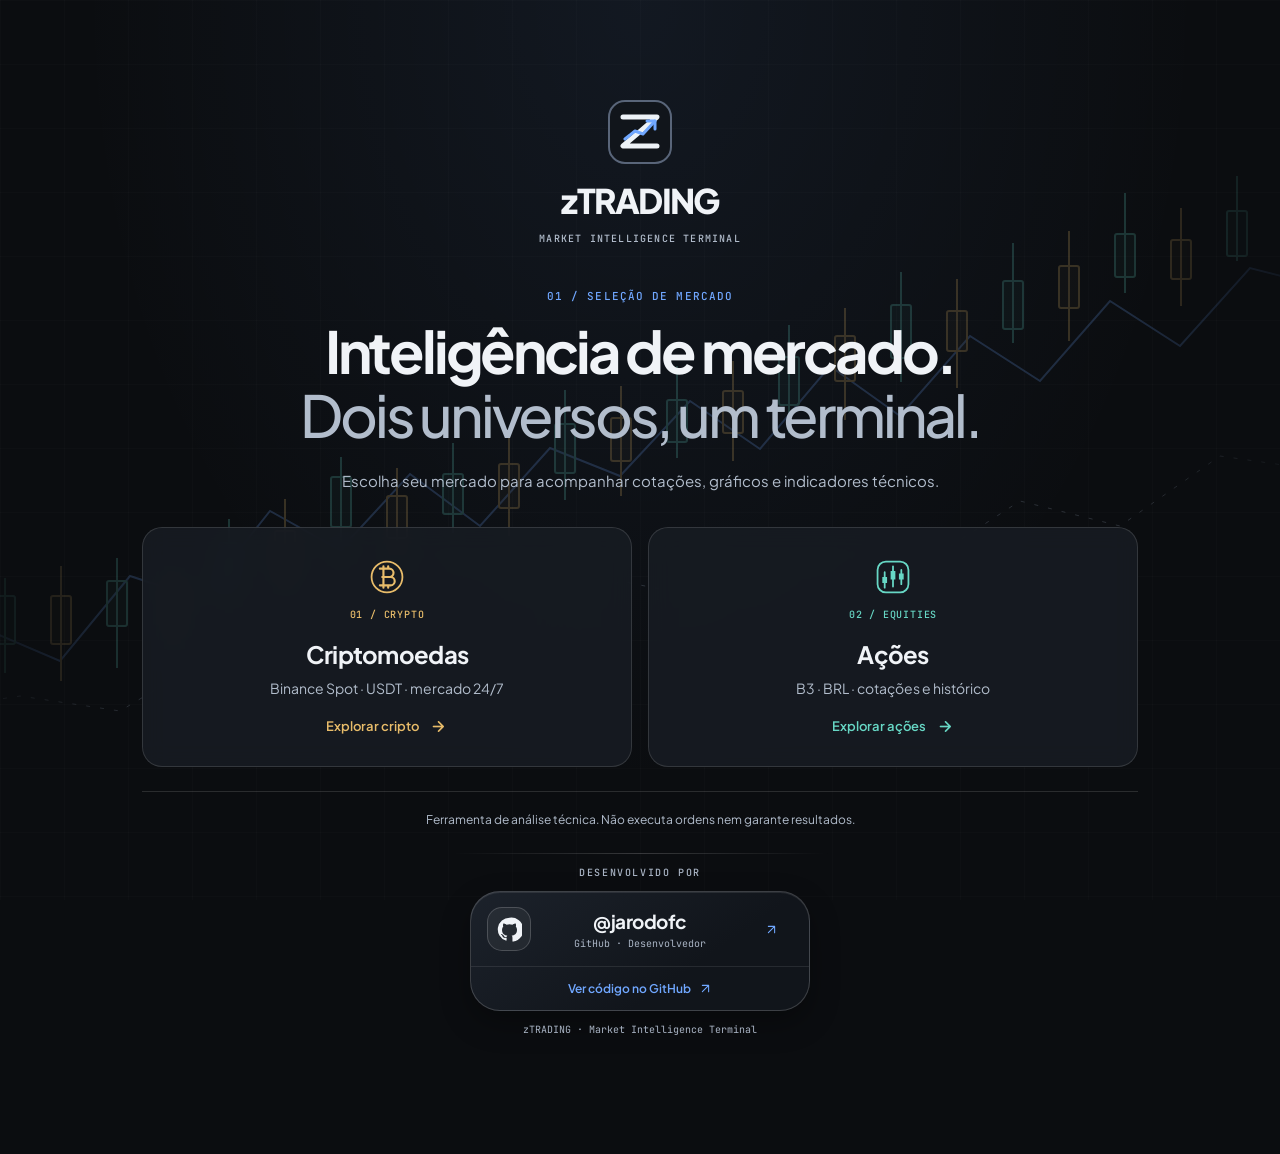
<file: index.html>
<!DOCTYPE html>
<html lang="pt-BR" data-theme="dark" data-market="home">
<head>
  <meta charset="UTF-8" />
  <meta name="viewport" content="width=device-width, initial-scale=1.0" />
  <meta name="theme-color" content="#0b0d10" />
  <title>zTRADING | Mercados</title>

  <!-- Fontes Personalizadas & Material Symbols Rounded -->
  <link rel="preconnect" href="https://fonts.googleapis.com" />
  <link rel="preconnect" href="https://fonts.gstatic.com" crossorigin />
  <link
    href="https://fonts.googleapis.com/css2?family=JetBrains+Mono:wght@400;500;600;700&family=Plus+Jakarta+Sans:wght@400;500;600;700;800&display=swap"
    rel="stylesheet"
  />
  <link
    href="https://fonts.googleapis.com/css2?family=Material+Symbols+Rounded:opsz,wght,FILL,GRAD@20..48,400..600,0..1,-50..200"
    rel="stylesheet"
  />

  <!-- TradingView Lightweight Charts v4.2.1 -->
  

  <!-- Folha de Estilos Principal -->
  <link rel="stylesheet" href="styles.css" />
<link rel="icon" href="logo.svg" type="image/svg+xml"><link rel="stylesheet" href="markets.css">
<link rel="stylesheet" href="identity.css"></head>
<body><div class="ambient-backdrop" aria-hidden="true"><div class="orb orb-1"></div><div class="orb orb-2"></div><div class="grid-overlay"></div></div><main class="market-launch"><header class="market-brand"><img class="zt-logo" src="logo.svg" alt="" width="54" height="54"><div><h1>zTRADING</h1><p>MARKET INTELLIGENCE TERMINAL</p></div></header><p class="market-kicker">01 / SELEÇÃO DE MERCADO</p><h2>Inteligência de mercado.<br><span class="hero-secondary">Dois universos, um terminal.</span></h2><p class="market-intro">Escolha seu mercado para acompanhar cotações, gráficos e indicadores técnicos.</p><div class="market-options"><a class="market-option liquid-glass market-crypto" href="crypto.html"><div class="market-card-top"><svg viewBox="0 0 32 32" width="32" height="32" fill="none" aria-hidden="true"><circle cx="16" cy="16" r="13" stroke="currentColor" stroke-width="1.5"/><path d="M12 9h6a3.5 3.5 0 010 7h-6m0 0h7a3.5 3.5 0 010 7h-7m1-16v18m4-18v2m0 14v2m-7-16h2m-2 14h2" stroke="currentColor" stroke-width="1.8" stroke-linecap="round" stroke-linejoin="round"/></svg><span class="market-index">01 / CRYPTO</span></div><h3>Criptomoedas</h3><p>Binance Spot · USDT · mercado 24/7</p><span>Explorar cripto <span class="material-symbols-rounded" aria-hidden="true">arrow_forward</span></span></a><a class="market-option liquid-glass market-stocks" href="stocks.html"><div class="market-card-top"><svg viewBox="0 0 32 32" width="32" height="32" fill="none" aria-hidden="true"><rect x="3" y="3" width="26" height="26" rx="7" stroke="currentColor" stroke-width="1.5"/><path d="M9 12v13m7-18v17m7-14v12" stroke="currentColor" stroke-width="1.5" stroke-linecap="round"/><path d="M7 16h4v5H7zm7-5h4v7h-4zm7 2h4v5h-4z" fill="currentColor"/></svg><span class="market-index">02 / EQUITIES</span></div><h3>Ações</h3><p>B3 · BRL · cotações e histórico</p><span>Explorar ações <span class="material-symbols-rounded" aria-hidden="true">arrow_forward</span></span></a></div><footer>Ferramenta de análise técnica. Não executa ordens nem garante resultados.</footer><footer class="project-credit" aria-label="Autoria e repositório">
  <div class="project-credit-rule" aria-hidden="true"></div>
  <p class="credit-eyebrow">DESENVOLVIDO POR</p>
  <div class="github-island" role="group" aria-label="GitHub do desenvolvedor">
    <a class="github-identity" href="https://github.com/jarodofc" target="_blank" rel="noopener noreferrer" aria-label="Perfil GitHub de jarodofc">
      <span class="github-mark"><svg viewBox="0 0 24 24" width="22" height="22" fill="currentColor" aria-hidden="true"><path d="M12 .75a11.25 11.25 0 0 0-3.56 21.92c.56.1.77-.24.77-.54v-2.1c-3.13.68-3.79-1.33-3.79-1.33-.51-1.3-1.25-1.65-1.25-1.65-1.02-.7.08-.68.08-.68 1.13.08 1.73 1.16 1.73 1.16 1 .1.69 2.36 3.25 1.78.1-.73.4-1.23.72-1.51-2.5-.28-5.13-1.25-5.13-5.56 0-1.23.44-2.24 1.16-3.03-.12-.28-.5-1.43.11-2.98 0 0 .95-.3 3.1 1.16a10.8 10.8 0 0 1 5.65 0c2.15-1.46 3.1-1.16 3.1-1.16.61 1.55.23 2.7.11 2.98.72.79 1.16 1.8 1.16 3.03 0 4.32-2.63 5.28-5.14 5.55.4.35.76 1.03.76 2.08v3.21c0 .3.21.65.78.54A11.25 11.25 0 0 0 12 .75Z"/></svg></span>
      <span class="github-island-text"><strong>@jarodofc</strong><small>GitHub · Desenvolvedor</small></span>
      <span class="credit-arrow"><svg viewBox="0 0 24 24" width="15" height="15" fill="none" stroke="currentColor" stroke-width="1.7" stroke-linecap="round" stroke-linejoin="round" aria-hidden="true"><path d="M7 17 17 7M7 7h10v10"/></svg></span>
    </a>
    <a class="github-repository" href="https://github.com/jarodofc/zTRADING" target="_blank" rel="noopener noreferrer">Ver código no GitHub <svg viewBox="0 0 24 24" width="15" height="15" fill="none" stroke="currentColor" stroke-width="1.7" stroke-linecap="round" stroke-linejoin="round" aria-hidden="true"><path d="M7 17 17 7M7 7h10v10"/></svg></a>
  </div>
  <p class="credit-caption">zTRADING · Market Intelligence Terminal</p>
</footer></main></body></html>
</file>
<file: styles.css>
/* ==========================================================================
   zTRADING MARKET INTELLIGENCE TERMINAL — Material Design 3 + iOS Liquid Glass Design System
   ========================================================================== */

:root {
  /* Paleta Escura Temática (Obsidian + Aurora) */
  --bg-canvas: #0b0d10;
  --bg-elevated: #11151b;
  --bg-solid: #171c23;

  /* Tipografia */
  --font-display: 'Plus Jakarta Sans', -apple-system, BlinkMacSystemFont, sans-serif;
  --font-sans: 'Plus Jakarta Sans', -apple-system, BlinkMacSystemFont, sans-serif;
  --font-mono: 'JetBrains Mono', ui-monospace, SFMono-Regular, monospace;

  /* Cores de Texto */
  --text-primary: #f0f3f7;
  --text-secondary: #b2bdcc;
  --text-muted: #8995a6;

  /* Cores de Destaque & Mercado */
  --accent: #70a7ff;
  --accent-rgb: 112, 167, 255;
  --accent-glow: rgba(var(--accent-rgb), 0.35);
  --accent-2: #a8b7cc;
  --amber: #f5b731;

  --buy: #00f5a0;
  --buy-soft: rgba(0, 245, 160, 0.14);
  --buy-border: rgba(0, 245, 160, 0.38);

  --sell: #ff3b6b;
  --sell-soft: rgba(255, 59, 107, 0.14);
  --sell-border: rgba(255, 59, 107, 0.38);

  --neutral-soft: rgba(148, 163, 184, 0.14);
  --neutral-border: rgba(148, 163, 184, 0.28);

  /* iOS Liquid Glass Tokens */
  --glass-tint: rgba(23, 28, 35, 0.88);
  --glass-tint-hover: rgba(31, 38, 47, 0.96);
  --glass-blur: 12px;
  --glass-saturate: 115%;
  --glass-edge: rgba(255, 255, 255, 0.13);
  --glass-specular: rgba(255, 255, 255, 0.13);
  --glass-shadow: 0 8px 24px rgba(0, 0, 0, 0.22);

  /* Raios & Movimento Material 3 */
  --radius-xl: 24px;
  --radius-lg: 18px;
  --radius-md: 12px;
  --radius-pill: 9999px;
  --ease-m3: cubic-bezier(0.2, 0, 0, 1);
  --dur-fast: 160ms;
  --dur-med: 280ms;
}

/* Modo de Acessibilidade: Painéis Sólidos */
[data-solid-panels="true"] .liquid-glass,
[data-solid-panels="true"] .liquid-glass-flat {
  background: var(--bg-solid) !important;
  -webkit-backdrop-filter: none !important;
  backdrop-filter: none !important;
  box-shadow: inset 0 0 0 1px rgba(255, 255, 255, 0.08), 0 8px 24px rgba(0, 0, 0, 0.38);
}

@media (prefers-reduced-transparency: reduce) {
  .liquid-glass,
  .liquid-glass-flat {
    background: var(--bg-solid);
    -webkit-backdrop-filter: none;
    backdrop-filter: none;
  }
}

/* Reset & Base */
*,
*::before,
*::after {
  box-sizing: border-box;
  margin: 0;
  padding: 0;
}

html,
body {
  min-height: 100%;
  background-color: var(--bg-canvas);
  color: var(--text-primary);
  font-family: var(--font-sans);
  font-size: 14px;
  line-height: 1.45;
  -webkit-font-smoothing: antialiased;
  overflow-x: hidden;
}

.mono {
  font-family: var(--font-mono);
  font-variant-numeric: tabular-nums;
}

.text-buy { color: var(--buy); }
.text-sell { color: var(--sell); }
.text-accent { color: var(--accent); }

.material-symbols-rounded {
  font-variation-settings: 'FILL' 0, 'wght' 500, 'GRAD' 0, 'opsz' 20;
  font-size: 19px;
  vertical-align: middle;
  user-select: none;
}

/* Scrollbar Sutil */
::-webkit-scrollbar {
  width: 6px;
  height: 6px;
}
::-webkit-scrollbar-track {
  background: transparent;
}
::-webkit-scrollbar-thumb {
  background: rgba(148, 163, 184, 0.22);
  border-radius: 99px;
}
::-webkit-scrollbar-thumb:hover {
  background: rgba(var(--accent-rgb), 0.45);
}

/* ==========================================================================
   Fundo Atmosférico Líquido (Aurora Orbs + Grade Técnica)
   ========================================================================== */
.ambient-backdrop {
  position: fixed;
  inset: 0;
  z-index: 0;
  pointer-events: none;
  overflow: hidden;
}

.orb {
  position: absolute;
  border-radius: 50%;
  filter: blur(110px);
  opacity: 0.32;
  animation: orbDrift 22s ease-in-out infinite alternate;
}

.orb-1 {
  width: 520px;
  height: 520px;
  background: radial-gradient(circle, #00f5a0 0%, transparent 70%);
  top: -160px;
  left: -120px;
}

.orb-2 {
  width: 560px;
  height: 560px;
  background: radial-gradient(circle, #2563eb 0%, transparent 70%);
  top: 18%;
  right: -180px;
  animation-delay: -7s;
}

.orb-3 {
  width: 480px;
  height: 480px;
  background: radial-gradient(circle, #ff3b6b 0%, transparent 72%);
  bottom: -180px;
  left: 30%;
  opacity: 0.2;
  animation-delay: -13s;
}

.grid-overlay {
  position: absolute;
  inset: 0;
  background-image:
    linear-gradient(rgba(255, 255, 255, 0.024) 1px, transparent 1px),
    linear-gradient(90deg, rgba(255, 255, 255, 0.024) 1px, transparent 1px);
  background-size: 42px 42px;
  mask-image: radial-gradient(ellipse at center, black 35%, transparent 90%);
}

@keyframes orbDrift {
  0% { transform: translate(0, 0) scale(1); }
  100% { transform: translate(45px, 30px) scale(1.12); }
}

/* ==========================================================================
   Superfícies Liquid Glass (iOS + M3)
   ========================================================================== */
.liquid-glass {
  position: relative;
  background: var(--glass-tint);
  -webkit-backdrop-filter: blur(var(--glass-blur)) saturate(var(--glass-saturate));
  backdrop-filter: blur(var(--glass-blur)) saturate(var(--glass-saturate));
  border-radius: var(--radius-xl);
  box-shadow:
    inset 0 1px 0 var(--glass-specular),
    inset 0 0 0 1px var(--glass-edge),
    var(--glass-shadow);
  transition:
    transform var(--dur-med) var(--ease-m3),
    background var(--dur-fast) var(--ease-m3),
    box-shadow var(--dur-med) var(--ease-m3);
}

.liquid-glass-flat {
  background: rgba(8, 13, 25, 0.72);
  -webkit-backdrop-filter: blur(14px) saturate(160%);
  backdrop-filter: blur(14px) saturate(160%);
  border-bottom: 1px solid rgba(255, 255, 255, 0.08);
}

/* ==========================================================================
   1. Ticker Tape Superior
   ========================================================================== */
.ticker-bar {
  position: sticky;
  top: 0;
  z-index: 60;
  display: flex;
  align-items: center;
  height: 36px;
  overflow: hidden;
}

.ticker-badge {
  flex-shrink: 0;
  display: flex;
  align-items: center;
  gap: 6px;
  padding: 0 14px;
  height: 100%;
  font-family: var(--font-mono);
  font-size: 11px;
  font-weight: 700;
  letter-spacing: 0.08em;
  color: var(--buy);
  background: rgba(0, 245, 160, 0.08);
  border-right: 1px solid rgba(255, 255, 255, 0.08);
}

.live-dot {
  width: 7px;
  height: 7px;
  border-radius: 50%;
  background: var(--buy);
  box-shadow: 0 0 10px var(--buy);
  animation: pulseDot 1.6s infinite;
}

@keyframes pulseDot {
  0%, 100% { opacity: 1; transform: scale(1); }
  50% { opacity: 0.35; transform: scale(0.8); }
}

.ticker-viewport {
  flex: 1;
  overflow: hidden;
  mask-image: linear-gradient(90deg, transparent, black 3%, black 97%, transparent);
}

.ticker-track {
  display: flex;
  align-items: center;
  gap: 28px;
  width: max-content;
  padding-left: 16px;
  animation: tickerScroll 42s linear infinite;
}

.ticker-viewport:hover .ticker-track {
  animation-play-state: paused;
}

@keyframes tickerScroll {
  0% { transform: translateX(0); }
  100% { transform: translateX(-50%); }
}

.ticker-item {
  display: inline-flex;
  align-items: center;
  gap: 8px;
  font-family: var(--font-mono);
  font-size: 12px;
  cursor: pointer;
  padding: 3px 8px;
  border-radius: var(--radius-pill);
  transition: background var(--dur-fast) var(--ease-m3);
}

.ticker-item:hover {
  background: rgba(255, 255, 255, 0.08);
}

.ticker-sym {
  font-weight: 700;
  color: var(--text-primary);
}

.ticker-prc {
  color: var(--text-secondary);
}

.ticker-chg {
  font-size: 11px;
  font-weight: 600;
  padding: 1px 6px;
  border-radius: var(--radius-pill);
}

.ticker-chg.up {
  color: var(--buy);
  background: var(--buy-soft);
}

.ticker-chg.down {
  color: var(--sell);
  background: var(--sell-soft);
}

/* ==========================================================================
   2. Topbar Flutuante
   ========================================================================== */
.topbar-wrap {
  position: relative;
  z-index: 40;
  max-width: 1620px;
  margin: 14px auto 0;
  padding: 0 18px;
}

.topbar {
  display: flex;
  align-items: center;
  justify-content: space-between;
  gap: 14px;
  padding: 10px 16px;
  border-radius: var(--radius-pill);
}

.topbar-brand {
  display: flex;
  align-items: center;
  gap: 10px;
  flex-shrink: 0;
}

.brand-emblem {
  width: 38px;
  height: 38px;
  border-radius: 50%;
  display: grid;
  place-items: center;
  background: linear-gradient(135deg, rgba(0, 245, 160, 0.25), rgba(var(--accent-rgb), 0.35));
  box-shadow: inset 0 1px 0 rgba(255, 255, 255, 0.4), 0 0 20px rgba(var(--accent-rgb), 0.25);
  color: var(--text-primary);
}

.brand-text {
  display: flex;
  flex-direction: column;
  line-height: 1.05;
}

.brand-name {
  font-family: var(--font-display);
  font-size: 16px;
  font-weight: 800;
  letter-spacing: 0.08em;
}

.brand-tag {
  font-family: var(--font-mono);
  font-size: 9.5px;
  color: var(--accent);
  letter-spacing: 0.14em;
}

/* Pílulas de Pares */
.pair-pills {
  display: flex;
  align-items: center;
  gap: 6px;
  padding: 4px;
  background: rgba(5, 8, 17, 0.45);
  border-radius: var(--radius-pill);
  border: 1px solid rgba(255, 255, 255, 0.07);
  overflow-x: auto;
  scrollbar-width: none;
}
.pair-pills::-webkit-scrollbar { display: none; }

.pair-pill {
  border: none;
  background: transparent;
  color: var(--text-secondary);
  font-family: var(--font-mono);
  font-size: 12px;
  font-weight: 600;
  padding: 7px 14px;
  border-radius: var(--radius-pill);
  cursor: pointer;
  white-space: nowrap;
  transition: all var(--dur-fast) var(--ease-m3);
}

.pair-pill:hover {
  color: var(--text-primary);
  background: rgba(255, 255, 255, 0.07);
}

.pair-pill.active {
  color: #041019;
  background: linear-gradient(135deg, var(--buy), var(--accent));
  box-shadow: 0 4px 16px rgba(0, 245, 160, 0.35), inset 0 1px 0 rgba(255, 255, 255, 0.5);
}

.pair-pill:active,
.icon-pill-btn:active,
.tf-btn:active {
  transform: scale(0.96);
}

.topbar-actions {
  display: flex;
  align-items: center;
  gap: 8px;
  flex-shrink: 0;
}

.status-chip {
  display: inline-flex;
  align-items: center;
  gap: 7px;
  padding: 7px 12px;
  border-radius: var(--radius-pill);
  background: rgba(255, 255, 255, 0.05);
  border: 1px solid rgba(255, 255, 255, 0.09);
  font-family: var(--font-mono);
  font-size: 11px;
  color: var(--text-secondary);
}

.status-dot {
  width: 8px;
  height: 8px;
  border-radius: 50%;
  background: var(--amber);
}

.status-dot.online {
  background: var(--buy);
  box-shadow: 0 0 10px var(--buy);
}

.status-dot.sim {
  background: var(--amber);
  box-shadow: 0 0 10px var(--amber);
}

.icon-pill-btn {
  display: inline-flex;
  align-items: center;
  justify-content: center;
  gap: 5px;
  height: 36px;
  padding: 0 12px;
  border-radius: var(--radius-pill);
  border: 1px solid rgba(255, 255, 255, 0.11);
  background: rgba(255, 255, 255, 0.05);
  color: var(--text-primary);
  font-family: var(--font-sans);
  font-size: 12px;
  font-weight: 600;
  cursor: pointer;
  transition: all var(--dur-fast) var(--ease-m3);
}

.icon-pill-btn:hover {
  background: rgba(var(--accent-rgb), 0.16);
  border-color: rgba(var(--accent-rgb), 0.45);
}

/* ==========================================================================
   3. Shell Principal & KPIs
   ========================================================================== */
.dashboard-shell {
  position: relative;
  z-index: 10;
  max-width: 1620px;
  margin: 16px auto 40px;
  padding: 0 18px;
  display: flex;
  flex-direction: column;
  gap: 16px;
}

.market-kpi-strip {
  display: grid;
  grid-template-columns: 1.7fr repeat(4, 1fr);
  gap: 14px;
}

.kpi-card {
  padding: 16px 18px;
  display: flex;
  flex-direction: column;
  justify-content: space-between;
  gap: 8px;
}

.kpi-card:hover {
  transform: translateY(-2px);
  background: var(--glass-tint-hover);
  box-shadow:
    inset 0 1px 0 rgba(255, 255, 255, 0.32),
    inset 0 0 0 1px rgba(var(--accent-rgb), 0.22),
    0 18px 42px rgba(0, 0, 0, 0.48);
}

.kpi-head {
  display: flex;
  align-items: center;
  justify-content: space-between;
  gap: 8px;
}

.asset-title-group {
  display: flex;
  align-items: center;
  gap: 8px;
}

.asset-symbol {
  font-family: var(--font-display);
  font-size: 17px;
  font-weight: 800;
  letter-spacing: 0.03em;
}

.exchange-tag {
  font-family: var(--font-mono);
  font-size: 10px;
  padding: 2px 7px;
  border-radius: var(--radius-pill);
  color: var(--accent);
  background: rgba(var(--accent-rgb), 0.14);
  border: 1px solid rgba(var(--accent-rgb), 0.3);
}

.change-pill {
  font-family: var(--font-mono);
  font-size: 12px;
  font-weight: 700;
  padding: 3px 10px;
  border-radius: var(--radius-pill);
}

.change-pill.up {
  color: var(--buy);
  background: var(--buy-soft);
  border: 1px solid var(--buy-border);
}

.change-pill.down {
  color: var(--sell);
  background: var(--sell-soft);
  border: 1px solid var(--sell-border);
}

.change-pill.neutral {
  color: var(--text-secondary);
  background: var(--neutral-soft);
  border: 1px solid var(--neutral-border);
}

.hero-price-row {
  display: flex;
  align-items: baseline;
  gap: 10px;
  flex-wrap: wrap;
}

.hero-price {
  font-size: 28px;
  font-weight: 700;
  letter-spacing: -0.02em;
  transition: color 180ms ease;
}

.hero-price.flash-up { color: var(--buy); }
.hero-price.flash-down { color: var(--sell); }

.hero-delta {
  font-size: 12.5px;
  color: var(--text-secondary);
}

.range-track-wrap {
  display: flex;
  flex-direction: column;
  gap: 5px;
}

.range-labels {
  display: flex;
  justify-content: space-between;
  font-size: 10.5px;
  color: var(--text-muted);
}

.range-labels strong {
  color: var(--text-secondary);
}

.range-bar {
  position: relative;
  height: 6px;
  border-radius: var(--radius-pill);
  background: rgba(255, 255, 255, 0.08);
  overflow: visible;
}

.range-fill {
  height: 100%;
  border-radius: var(--radius-pill);
  background: linear-gradient(90deg, var(--sell), var(--amber), var(--buy));
  transition: width 300ms var(--ease-m3);
}

.range-thumb {
  position: absolute;
  top: 50%;
  width: 11px;
  height: 11px;
  border-radius: 50%;
  background: #fff;
  border: 2px solid var(--accent);
  box-shadow: 0 0 10px var(--accent);
  transform: translate(-50%, -50%);
  transition: left 300ms var(--ease-m3);
}

.kpi-label {
  display: flex;
  align-items: center;
  gap: 6px;
  font-size: 12px;
  font-weight: 600;
  color: var(--text-secondary);
}

.kpi-label .material-symbols-rounded {
  font-size: 17px;
  opacity: 0.85;
}

.kpi-value {
  font-size: 20px;
  font-weight: 700;
  letter-spacing: -0.01em;
}

.kpi-sub {
  font-size: 11px;
  color: var(--text-muted);
}

.liquidity-mini-bar {
  display: flex;
  height: 5px;
  border-radius: var(--radius-pill);
  overflow: hidden;
  background: rgba(255, 255, 255, 0.06);
  gap: 2px;
}

.liq-bid {
  background: var(--buy);
  transition: width 280ms var(--ease-m3);
}

.liq-ask {
  background: var(--sell);
  transition: width 280ms var(--ease-m3);
}

/* ==========================================================================
   4. Workspace Grid (Gráfico + Sinais | Painel Lateral)
   ========================================================================== */
.workspace-grid {
  display: grid;
  grid-template-columns: minmax(0, 1.85fr) minmax(330px, 1fr);
  gap: 16px;
  align-items: start;
}

.primary-column,
.side-column {
  display: flex;
  flex-direction: column;
  gap: 16px;
  min-width: 0;
}

/* Card do Gráfico */
.chart-card {
  padding: 16px;
  display: flex;
  flex-direction: column;
  gap: 12px;
}

.chart-toolbar {
  display: flex;
  align-items: center;
  justify-content: space-between;
  gap: 12px;
  flex-wrap: wrap;
}

.timeframe-group {
  display: inline-flex;
  align-items: center;
  gap: 4px;
  padding: 4px;
  background: rgba(5, 8, 17, 0.45);
  border-radius: var(--radius-pill);
  border: 1px solid rgba(255, 255, 255, 0.08);
}

.tf-btn {
  border: none;
  background: transparent;
  color: var(--text-secondary);
  font-family: var(--font-mono);
  font-size: 12px;
  font-weight: 600;
  padding: 6px 12px;
  border-radius: var(--radius-pill);
  cursor: pointer;
  transition: all var(--dur-fast) var(--ease-m3);
}

.tf-btn:hover {
  color: var(--text-primary);
  background: rgba(255, 255, 255, 0.06);
}

.tf-btn.active {
  color: #fff;
  background: rgba(var(--accent-rgb), 0.24);
  box-shadow: inset 0 0 0 1px rgba(var(--accent-rgb), 0.5);
}

.overlay-toggles {
  display: flex;
  align-items: center;
  gap: 6px;
  flex-wrap: wrap;
}

.chip-toggle {
  display: inline-flex;
  align-items: center;
  gap: 6px;
  border: 1px solid rgba(255, 255, 255, 0.1);
  background: rgba(255, 255, 255, 0.03);
  color: var(--text-muted);
  font-family: var(--font-mono);
  font-size: 11px;
  font-weight: 600;
  padding: 6px 10px;
  border-radius: var(--radius-pill);
  cursor: pointer;
  transition: all var(--dur-fast) var(--ease-m3);
}

.chip-toggle .material-symbols-rounded {
  font-size: 14px;
}

.chip-toggle.active {
  color: var(--text-primary);
  background: rgba(255, 255, 255, 0.09);
  border-color: rgba(255, 255, 255, 0.24);
}

.dot-ind {
  width: 8px;
  height: 8px;
  border-radius: 50%;
}
.dot-ema9 { background: #38bdf8; }
.dot-ema21 { background: #f5b731; }
.dot-sma50 { background: #c084fc; }

.icon-mini-btn {
  width: 32px;
  height: 32px;
  border-radius: 50%;
  border: 1px solid rgba(255, 255, 255, 0.1);
  background: rgba(255, 255, 255, 0.05);
  color: var(--text-secondary);
  display: grid;
  place-items: center;
  cursor: pointer;
  transition: all var(--dur-fast) var(--ease-m3);
}

.icon-mini-btn:hover {
  color: var(--text-primary);
  border-color: var(--accent);
}

.chart-stage {
  position: relative;
  border-radius: var(--radius-lg);
  overflow: hidden;
  background: rgba(4, 7, 15, 0.65);
  border: 1px solid rgba(255, 255, 255, 0.06);
}

.ohlc-legend {
  position: absolute;
  top: 10px;
  left: 12px;
  z-index: 15;
  display: flex;
  flex-wrap: wrap;
  gap: 12px;
  padding: 5px 11px;
  border-radius: var(--radius-pill);
  background: rgba(7, 11, 22, 0.68);
  -webkit-backdrop-filter: blur(8px);
  backdrop-filter: blur(8px);
  border: 1px solid rgba(255, 255, 255, 0.08);
  font-size: 11px;
  color: var(--text-muted);
  pointer-events: none;
}

.ohlc-legend strong {
  color: var(--text-primary);
  font-weight: 600;
}

.tv-chart-container {
  width: 100%;
  height: 460px;
}

/* ==========================================================================
   5. Motor de Sinais (Hora de Comprar / Hora de Vender)
   ========================================================================== */
.signal-deck {
  padding: 20px;
  display: flex;
  flex-direction: column;
  gap: 18px;
  overflow: hidden;
}

.signal-deck.state-buy {
  box-shadow:
    inset 0 1px 0 rgba(0, 245, 160, 0.45),
    inset 0 0 0 1px rgba(0, 245, 160, 0.32),
    0 16px 40px rgba(0, 245, 160, 0.12);
}

.signal-deck.state-sell {
  box-shadow:
    inset 0 1px 0 rgba(255, 59, 107, 0.45),
    inset 0 0 0 1px rgba(255, 59, 107, 0.32),
    0 16px 40px rgba(255, 59, 107, 0.12);
}

.signal-hero-row {
  display: flex;
  align-items: center;
  justify-content: space-between;
  gap: 20px;
  flex-wrap: wrap;
}

.signal-verdict-box {
  display: flex;
  align-items: center;
  gap: 16px;
  flex: 1 1 360px;
}

.signal-icon-ring {
  width: 58px;
  height: 58px;
  flex-shrink: 0;
  border-radius: 20px;
  display: grid;
  place-items: center;
  background: var(--neutral-soft);
  border: 1px solid var(--neutral-border);
  color: var(--text-primary);
  transition: all var(--dur-med) var(--ease-m3);
}

.signal-icon-ring .material-symbols-rounded {
  font-size: 30px;
}

.signal-icon-ring.buy {
  background: var(--buy-soft);
  border-color: var(--buy-border);
  color: var(--buy);
  box-shadow: 0 0 28px rgba(0, 245, 160, 0.28);
}

.signal-icon-ring.sell {
  background: var(--sell-soft);
  border-color: var(--sell-border);
  color: var(--sell);
  box-shadow: 0 0 28px rgba(255, 59, 107, 0.28);
}

.signal-eyebrow {
  display: block;
  font-family: var(--font-mono);
  font-size: 10.5px;
  letter-spacing: 0.12em;
  color: var(--text-muted);
  margin-bottom: 3px;
}

.signal-headline {
  font-family: var(--font-display);
  font-size: 21px;
  font-weight: 800;
  letter-spacing: 0.02em;
  line-height: 1.15;
}

.signal-headline.buy { color: var(--buy); }
.signal-headline.sell { color: var(--sell); }
.signal-headline.neutral { color: var(--amber); }

.signal-reason {
  margin-top: 4px;
  font-size: 12.5px;
  color: var(--text-secondary);
}

.signal-meter-box {
  flex: 0 1 280px;
  width: 100%;
  padding: 12px 14px;
  border-radius: var(--radius-lg);
  background: rgba(5, 8, 17, 0.45);
  border: 1px solid rgba(255, 255, 255, 0.07);
}

.meter-header {
  display: flex;
  justify-content: space-between;
  font-size: 11.5px;
  color: var(--text-secondary);
  margin-bottom: 8px;
}

.conviction-track {
  position: relative;
  height: 10px;
  border-radius: var(--radius-pill);
  overflow: visible;
  margin-bottom: 6px;
}

.conviction-gradient {
  width: 100%;
  height: 100%;
  border-radius: var(--radius-pill);
  background: linear-gradient(90deg, var(--sell) 0%, var(--amber) 50%, var(--buy) 100%);
  opacity: 0.85;
}

.conviction-needle {
  position: absolute;
  top: 50%;
  width: 14px;
  height: 14px;
  border-radius: 50%;
  background: #ffffff;
  border: 3px solid #050811;
  box-shadow: 0 0 12px rgba(255, 255, 255, 0.9);
  transform: translate(-50%, -50%);
  transition: left 420ms var(--ease-m3);
}

.meter-scale {
  display: flex;
  justify-content: space-between;
  font-size: 9.5px;
  color: var(--text-muted);
}

/* Grid dos 4 Indicadores */
.indicators-grid {
  display: grid;
  grid-template-columns: repeat(4, minmax(0, 1fr));
  gap: 12px;
}

.ind-tile {
  padding: 14px;
  border-radius: var(--radius-lg);
  background: rgba(6, 10, 20, 0.52);
  border: 1px solid rgba(255, 255, 255, 0.08);
  display: flex;
  flex-direction: column;
  gap: 8px;
  transition: border-color var(--dur-fast) var(--ease-m3), transform var(--dur-fast) var(--ease-m3);
}

.ind-tile:hover {
  transform: translateY(-2px);
  border-color: rgba(255, 255, 255, 0.18);
}

.ind-top {
  display: flex;
  align-items: center;
  justify-content: space-between;
  gap: 6px;
}

.ind-name {
  font-size: 11.5px;
  font-weight: 700;
  color: var(--text-secondary);
}

.ind-badge {
  font-family: var(--font-mono);
  font-size: 10px;
  font-weight: 700;
  padding: 2px 7px;
  border-radius: var(--radius-pill);
}

.ind-badge.buy {
  color: var(--buy);
  background: var(--buy-soft);
  border: 1px solid var(--buy-border);
}

.ind-badge.sell {
  color: var(--sell);
  background: var(--sell-soft);
  border: 1px solid var(--sell-border);
}

.ind-badge.neutral {
  color: var(--text-secondary);
  background: var(--neutral-soft);
  border: 1px solid var(--neutral-border);
}

.ind-value {
  font-size: 18px;
  font-weight: 700;
}

.ind-mini-kv {
  display: flex;
  justify-content: space-between;
  font-size: 11px;
  color: var(--text-muted);
}

.ind-mini-kv strong {
  color: var(--text-secondary);
}

.ind-desc {
  font-size: 11px;
  color: var(--text-muted);
}

/* Barra RSI */
.rsi-bar {
  position: relative;
  display: flex;
  height: 6px;
  border-radius: var(--radius-pill);
  overflow: visible;
  background: rgba(255, 255, 255, 0.08);
}

.rsi-zone.oversold {
  width: 30%;
  background: rgba(0, 245, 160, 0.45);
  border-radius: 99px 0 0 99px;
}
.rsi-zone.mid {
  width: 40%;
  background: rgba(148, 163, 184, 0.25);
}
.rsi-zone.overbought {
  width: 30%;
  background: rgba(255, 59, 107, 0.45);
  border-radius: 0 99px 99px 0;
}

.rsi-marker {
  position: absolute;
  top: 50%;
  width: 10px;
  height: 10px;
  border-radius: 50%;
  background: #fff;
  box-shadow: 0 0 8px #fff;
  transform: translate(-50%, -50%);
  transition: left 300ms var(--ease-m3);
}

/* Barra de Fluxo */
.flow-bar {
  display: flex;
  height: 6px;
  border-radius: var(--radius-pill);
  overflow: hidden;
  gap: 2px;
}

.flow-buy {
  background: var(--buy);
  transition: width 300ms var(--ease-m3);
}
.flow-sell {
  background: var(--sell);
  transition: width 300ms var(--ease-m3);
}

/* ==========================================================================
   6. Painel Lateral: Order Book, Negócios em Tempo Real e Radar
   ========================================================================== */
.market-panel {
  padding: 16px;
  display: flex;
  flex-direction: column;
  gap: 12px;
}

.segmented-control {
  display: grid;
  grid-template-columns: repeat(3, 1fr);
  gap: 4px;
  padding: 4px;
  background: rgba(5, 8, 17, 0.55);
  border-radius: var(--radius-pill);
  border: 1px solid rgba(255, 255, 255, 0.08);
}

.seg-tab {
  display: inline-flex;
  align-items: center;
  justify-content: center;
  gap: 5px;
  border: none;
  background: transparent;
  color: var(--text-secondary);
  font-family: var(--font-sans);
  font-size: 12px;
  font-weight: 600;
  padding: 8px 10px;
  border-radius: var(--radius-pill);
  cursor: pointer;
  transition: all var(--dur-fast) var(--ease-m3);
}

.seg-tab .material-symbols-rounded {
  font-size: 16px;
}

.seg-tab.active {
  color: var(--text-primary);
  background: rgba(var(--accent-rgb), 0.22);
  box-shadow: inset 0 1px 0 rgba(255, 255, 255, 0.28), inset 0 0 0 1px rgba(var(--accent-rgb), 0.45);
}

.tab-pane {
  display: none;
  flex-direction: column;
  gap: 10px;
}

.tab-pane.active {
  display: flex;
  animation: fadeSlide 220ms var(--ease-m3);
}

@keyframes fadeSlide {
  from { opacity: 0; transform: translateY(4px); }
  to { opacity: 1; transform: translateY(0); }
}

/* Pressão do Order Book */
.book-pressure {
  display: flex;
  flex-direction: column;
  gap: 5px;
}

.pressure-labels {
  display: flex;
  justify-content: space-between;
  font-size: 11px;
}

.pressure-bar {
  display: flex;
  height: 7px;
  border-radius: var(--radius-pill);
  overflow: hidden;
  gap: 2px;
}

.pressure-bid {
  background: linear-gradient(90deg, rgba(0, 245, 160, 0.65), var(--buy));
  transition: width 260ms var(--ease-m3);
}

.pressure-ask {
  background: linear-gradient(90deg, var(--sell), rgba(255, 59, 107, 0.65));
  transition: width 260ms var(--ease-m3);
}

.book-columns-head,
.book-row {
  display: grid;
  grid-template-columns: 1.15fr 1fr 1.05fr;
  align-items: center;
  font-size: 11.5px;
  padding: 4px 8px;
}

.book-columns-head {
  color: var(--text-muted);
  font-size: 10.5px;
  text-transform: uppercase;
  border-bottom: 1px solid rgba(255, 255, 255, 0.06);
}

.book-columns-head span:nth-child(2),
.book-columns-head span:nth-child(3),
.book-row span:nth-child(2),
.book-row span:nth-child(3) {
  text-align: right;
}

.book-list {
  display: flex;
  flex-direction: column;
  gap: 2px;
}

.book-row {
  position: relative;
  border-radius: 7px;
  overflow: hidden;
  z-index: 1;
}

.book-row .depth-bg {
  position: absolute;
  top: 0;
  bottom: 0;
  right: 0;
  z-index: -1;
  transition: width 200ms ease;
}

.book-row.ask .depth-bg {
  background: rgba(255, 59, 107, 0.14);
}

.book-row.bid .depth-bg {
  background: rgba(0, 245, 160, 0.14);
}

.book-row.ask .price-col { color: var(--sell); font-weight: 600; }
.book-row.bid .price-col { color: var(--buy); font-weight: 600; }
.book-row .qty-col { color: var(--text-primary); }
.book-row .tot-col { color: var(--text-secondary); }

.book-mid-strip {
  display: flex;
  align-items: center;
  justify-content: space-between;
  padding: 9px 12px;
  border-radius: var(--radius-md);
  background: rgba(255, 255, 255, 0.05);
  border: 1px solid rgba(255, 255, 255, 0.09);
}

.mid-price {
  font-size: 16px;
  font-weight: 700;
}

.mid-spread {
  font-size: 11px;
  color: var(--text-secondary);
}

/* Aba 2: Fluxo de Negócios (Live Trades) */
.trades-summary-strip {
  display: grid;
  grid-template-columns: 1fr 1fr;
  gap: 8px;
}

.ts-box {
  padding: 8px 10px;
  border-radius: var(--radius-md);
  background: rgba(5, 8, 17, 0.45);
  border: 1px solid rgba(255, 255, 255, 0.07);
  display: flex;
  flex-direction: column;
  gap: 2px;
}

.ts-lbl {
  font-size: 10px;
  color: var(--text-muted);
}

.trades-head,
.trade-row {
  display: grid;
  grid-template-columns: 0.8fr 1.15fr 1.15fr 0.8fr;
  align-items: center;
  padding: 5px 8px;
  font-size: 11.5px;
}

.trades-head {
  font-size: 10.5px;
  color: var(--text-muted);
  text-transform: uppercase;
  border-bottom: 1px solid rgba(255, 255, 255, 0.06);
}

.trades-head span:nth-child(n+2),
.trade-row span:nth-child(n+2) {
  text-align: right;
}

.trades-feed {
  display: flex;
  flex-direction: column;
  gap: 3px;
  max-height: 410px;
  overflow-y: auto;
}

.trade-row {
  border-radius: 8px;
  background: rgba(255, 255, 255, 0.02);
  animation: tradePop 240ms var(--ease-m3);
}

.trade-row.whale {
  background: rgba(245, 183, 49, 0.12);
  box-shadow: inset 0 0 0 1px rgba(245, 183, 49, 0.35);
}

@keyframes tradePop {
  from { opacity: 0; transform: translateX(-6px); }
  to { opacity: 1; transform: translateX(0); }
}

.side-tag {
  display: inline-block;
  font-size: 10px;
  font-weight: 700;
  padding: 2px 6px;
  border-radius: 6px;
  text-align: center;
  width: fit-content;
}

.side-tag.buy {
  color: var(--buy);
  background: var(--buy-soft);
}

.side-tag.sell {
  color: var(--sell);
  background: var(--sell-soft);
}

.trade-time {
  color: var(--text-muted);
  font-size: 10.5px;
}

/* Aba 3: Watchlist / Radar */
.watchlist-head,
.watch-row {
  display: grid;
  grid-template-columns: 1.1fr 1.1fr 0.8fr;
  align-items: center;
  padding: 8px 10px;
}

.watchlist-head {
  font-size: 10.5px;
  color: var(--text-muted);
  text-transform: uppercase;
  border-bottom: 1px solid rgba(255, 255, 255, 0.06);
}

.watchlist-head span:nth-child(n+2),
.watch-row span:nth-child(n+2) {
  text-align: right;
}

.watchlist-rows {
  display: flex;
  flex-direction: column;
  gap: 4px;
  max-height: 440px;
  overflow-y: auto;
}

.watch-row {
  border-radius: var(--radius-md);
  cursor: pointer;
  background: rgba(255, 255, 255, 0.025);
  border: 1px solid transparent;
  transition: all var(--dur-fast) var(--ease-m3);
}

.watch-row:hover {
  background: rgba(255, 255, 255, 0.07);
}

.watch-row.active {
  background: rgba(var(--accent-rgb), 0.14);
  border-color: rgba(var(--accent-rgb), 0.38);
}

/* ==========================================================================
   7. Card de Log de Sinais
   ========================================================================== */
.alerts-card {
  padding: 16px;
  display: flex;
  flex-direction: column;
  gap: 10px;
}

.alerts-header {
  display: flex;
  align-items: center;
  justify-content: space-between;
}

.alerts-title {
  display: flex;
  align-items: center;
  gap: 8px;
}

.alerts-title h3 {
  font-size: 13.5px;
  font-weight: 700;
}

.chip-mini {
  border: 1px solid rgba(255, 255, 255, 0.12);
  background: rgba(255, 255, 255, 0.05);
  color: var(--text-secondary);
  font-size: 11px;
  font-weight: 600;
  padding: 4px 10px;
  border-radius: var(--radius-pill);
  cursor: pointer;
}

.chip-mini:hover {
  color: var(--text-primary);
  border-color: var(--accent);
}

.signal-log-list {
  display: flex;
  flex-direction: column;
  gap: 6px;
  max-height: 205px;
  overflow-y: auto;
}

.log-empty {
  font-size: 12px;
  color: var(--text-muted);
  text-align: center;
  padding: 18px 8px;
}

.log-item {
  display: flex;
  align-items: center;
  justify-content: space-between;
  gap: 10px;
  padding: 8px 10px;
  border-radius: var(--radius-md);
  background: rgba(5, 8, 17, 0.45);
  border-left: 3px solid var(--accent);
  font-size: 11.5px;
}

.log-item.buy { border-left-color: var(--buy); }
.log-item.sell { border-left-color: var(--sell); }

.log-item-main {
  display: flex;
  flex-direction: column;
  gap: 2px;
}

.log-item-title {
  font-weight: 700;
}

.log-item-meta {
  font-size: 10.5px;
  color: var(--text-muted);
}

/* ==========================================================================
   8. Mobile Floating Pill Dock & Responsividade
   ========================================================================== */
.mobile-dock {
  display: none;
}

@media (max-width: 1280px) {
  .market-kpi-strip {
    grid-template-columns: repeat(2, 1fr);
  }
  .kpi-hero {
    grid-column: 1 / -1;
  }
  .workspace-grid {
    grid-template-columns: 1fr;
  }
  .indicators-grid {
    grid-template-columns: repeat(2, 1fr);
  }
}

@media (max-width: 768px) {
  .topbar-wrap {
    padding: 0 12px;
    margin-top: 10px;
  }
  .topbar {
    border-radius: var(--radius-xl);
    flex-wrap: wrap;
    padding: 10px 12px;
  }
  .pair-pills {
    order: 3;
    width: 100%;
  }
  .btn-label {
    display: none;
  }
  .dashboard-shell {
    padding: 0 12px 92px;
  }
  .market-kpi-strip {
    grid-template-columns: 1fr 1fr;
    gap: 10px;
  }
  .hero-price {
    font-size: 24px;
  }
  .tv-chart-container {
    height: 340px;
  }
  .indicators-grid {
    grid-template-columns: 1fr;
  }
  .signal-headline {
    font-size: 18px;
  }

  .mobile-dock {
    position: fixed;
    left: 14px;
    right: 14px;
    bottom: 14px;
    z-index: 70;
    display: grid;
    grid-template-columns: repeat(4, 1fr);
    padding: 6px;
    border-radius: var(--radius-pill);
  }

  .dock-btn {
    border: none;
    background: transparent;
    color: var(--text-secondary);
    display: flex;
    flex-direction: column;
    align-items: center;
    justify-content: center;
    gap: 2px;
    padding: 7px 4px;
    border-radius: var(--radius-pill);
    font-size: 10.5px;
    font-weight: 600;
    cursor: pointer;
  }

  .dock-btn.active {
    color: var(--text-primary);
    background: rgba(var(--accent-rgb), 0.22);
    box-shadow: inset 0 1px 0 rgba(255, 255, 255, 0.28);
  }
}
</file>
<file: markets.css>
/* zTRADING market shell: shared M3 / Liquid Glass visual tokens */
.market-home{text-decoration:none;color:var(--text-primary)}
.zt-logo{flex-shrink:0}
.market-launch{position:relative;max-width:960px;margin:0 auto;padding:clamp(30px,9vw,100px) 22px;min-height:100vh;display:flex;flex-direction:column;justify-content:center}
.market-brand,.stock-nav{display:flex;align-items:center;gap:14px}
.market-brand h1,.stock-nav h1{font-family:var(--font-display);font-size:28px;letter-spacing:-.04em;margin:0}
.market-brand p,.market-kicker{font:500 11px var(--font-mono);letter-spacing:.1em;color:var(--text-secondary);margin:4px 0}
.market-launch>.market-kicker{margin-top:56px;color:var(--accent)}
.market-launch h2{font-family:var(--font-display);font-size:clamp(30px,5vw,54px);line-height:1.1;margin:12px 0}
.market-intro,.market-option p,.market-launch footer,.stock-note{color:var(--text-secondary);line-height:1.6}
.market-options{display:grid;grid-template-columns:repeat(2,minmax(0,1fr));gap:16px;margin:30px 0}
.market-option{display:block;text-decoration:none;color:var(--text-primary);padding:30px;border-radius:24px;transition:transform .2s,background .2s}
.market-option:hover{transform:translateY(-3px);background:var(--glass-tint-hover)}
.market-option>.material-symbols-rounded{font-size:36px;color:var(--accent)}
.market-option h3{font-family:var(--font-display);font-size:24px;margin:22px 0 6px}
.market-option>span:last-child{display:flex;align-items:center;gap:10px;margin-top:24px;color:var(--accent)}
.market-option:focus-visible,.market-home:focus-visible,button:focus-visible,input:focus-visible{outline:2px solid var(--accent);outline-offset:4px}
.market-launch footer,.stock-note{font-size:12px}
.stock-shell{position:relative;display:grid;gap:16px;padding-top:18px}
.stock-nav,.stock-controls,.stock-side{padding:16px;border-radius:20px}
.stock-nav .market-home{margin-left:auto}
.stock-controls{display:flex;align-items:center;flex-wrap:wrap;gap:16px}
.stock-pills,.stock-search{display:flex;gap:8px;flex-wrap:wrap}
.stock-controls form{margin-left:auto;display:grid;gap:4px}
.stock-controls label{font-size:12px;color:var(--text-secondary)}
.stock-search input{width:130px;padding:8px 10px;color:var(--text-primary);background:var(--bg-solid);border:1px solid var(--glass-edge);border-radius:12px;font:inherit}
.stock-status{color:var(--text-secondary);font-size:13px;min-height:20px}
.stock-kpis{display:grid;grid-template-columns:repeat(auto-fit,minmax(140px,1fr));gap:12px}
.stock-workspace{display:grid;grid-template-columns:minmax(0,3fr) minmax(220px,1fr);gap:16px}
.stock-chart{height:clamp(280px,48vh,560px);min-width:0}
.stock-side h2{font-size:18px;margin:0 0 12px}
.stock-trend{font-size:15px;color:var(--accent);margin-bottom:12px}
.stock-stat{display:flex;justify-content:space-between;gap:12px;padding:13px 0;border-bottom:1px solid var(--glass-edge);color:var(--text-secondary)}
.stock-stat strong{color:var(--text-primary)}
.stock-note{padding:8px 12px}
.stock-note a{color:var(--accent)}
@media(max-width:760px){.market-options,.stock-workspace{grid-template-columns:1fr}.market-launch>.market-kicker{margin-top:32px}.stock-controls form{margin-left:0}.stock-nav .market-home{font-size:12px}}
@media(prefers-reduced-motion:reduce){.market-option{transition:none}.market-option:hover{transform:none}}

/* Market Intelligence identity: semantic trading colors stay independent. */
:root{--crypto-accent:#e8bc6a;--crypto-rgb:232,188,106;--stocks-accent:#67d7c5;--stocks-rgb:103,215,197;--radius-xl:20px;--radius-lg:16px}
[data-market="crypto"],.market-crypto{--accent:var(--crypto-accent);--accent-rgb:var(--crypto-rgb)}
[data-market="stocks"],.market-stocks{--accent:var(--stocks-accent);--accent-rgb:var(--stocks-rgb)}
.ambient-backdrop{background:radial-gradient(ellipse at 55% 0%,rgba(var(--accent-rgb),.055),transparent 55%),var(--bg-canvas)}
.ambient-backdrop .orb,.ambient-backdrop .grid-overlay{display:none}
.liquid-glass,.liquid-glass-flat{background:var(--glass-tint);box-shadow:inset 0 0 0 1px var(--glass-edge),0 6px 20px rgba(0,0,0,.18)}
.brand-emblem{background:transparent;box-shadow:none}
.brand-emblem img{display:block}
.brand-name{letter-spacing:-.045em;font-weight:800}
.brand-tag,.market-kicker{letter-spacing:.1em}
.market-brand h1,.stock-nav h1{font-weight:800;letter-spacing:-.05em}
.market-brand p{font-size:10px;letter-spacing:.12em}
.market-launch{max-width:1000px}
.market-launch h2{font-weight:700;letter-spacing:-.055em;max-width:900px;font-size:clamp(32px,5.2vw,58px)}
.hero-secondary{color:var(--text-secondary);font-weight:500}
.market-intro{max-width:610px;margin-top:10px;font-size:15px}
.market-options{gap:16px;margin:34px 0 24px}
.market-option{min-height:222px;border:1px solid var(--glass-edge);box-shadow:none;background:var(--glass-tint);border-radius:20px;position:relative;overflow:hidden}
.market-option:hover{border-color:rgba(var(--accent-rgb),.65);background:var(--glass-tint-hover);box-shadow:0 8px 30px rgba(0,0,0,.18)}
.market-card-top{display:flex;align-items:center;justify-content:space-between;gap:12px;color:var(--accent)}
.market-index{font:500 10px var(--font-mono);letter-spacing:.08em}
.market-option h3{font-weight:700;letter-spacing:-.03em;margin-top:22px}
.market-option>span:last-child{font-size:13px;font-weight:600}
.market-launch footer{border-top:1px solid var(--glass-edge);padding-top:18px}
.stock-nav .market-kicker{color:var(--accent)}
.stock-nav,.stock-controls,.stock-side{border-radius:16px}
.stock-kpis .kpi-card{min-width:0}
.stock-kpis .kpi-value{overflow-wrap:anywhere;font-variant-numeric:tabular-nums}
.stock-trend{font-weight:600}
.market-home{white-space:nowrap}
.pair-pill.active,.tf-btn.active,.seg-tab.active,.dock-btn.active{color:var(--accent);background:rgba(var(--accent-rgb),.12);box-shadow:inset 0 0 0 1px rgba(var(--accent-rgb),.36)}
:focus-visible{outline:2px solid var(--accent);outline-offset:3px}
@media(max-width:760px){.market-launch{min-height:100svh;justify-content:flex-start;padding-top:40px}.market-option{min-height:0;padding:24px}.market-launch h2{font-size:clamp(29px,7vw,44px)}.stock-nav h1{font-size:22px}.stock-nav .market-home{margin-left:auto}.stock-controls{align-items:flex-start}}
@media(prefers-reduced-motion:reduce){*,*::before,*::after{scroll-behavior:auto!important;animation-duration:.01ms!important;animation-iteration-count:1!important;transition-duration:.01ms!important}.ticker-track{animation:none!important}}
@media(prefers-reduced-transparency:reduce){.liquid-glass,.liquid-glass-flat,.market-option{background:var(--bg-solid);backdrop-filter:none;-webkit-backdrop-filter:none}}
</file>
<file: identity.css>
/* zTRADING / shared identity v2
 * Reusable visual layer. No market-data requests or animation-generated prices.
 */
:root{
  --identity-width:340px;
  --identity-bg:#11151b;
  --identity-border:rgba(255,255,255,.18);
  --identity-muted:#aab5c5;
  --motion-opacity:.20;
}
/* A decorative, fixed financial backdrop, behind all interactive surfaces. */
.ambient-backdrop{
  background:radial-gradient(ellipse at 50% 0%,rgba(var(--accent-rgb),.075),transparent 62%),var(--bg-canvas);
}
.ambient-backdrop::before{
  content:"";position:absolute;inset:0;
  background-image:linear-gradient(rgba(255,255,255,.025) 1px,transparent 1px),linear-gradient(90deg,rgba(255,255,255,.025) 1px,transparent 1px);
  background-size:64px 64px;opacity:.65;
}
.ambient-backdrop::after{
  content:"";position:absolute;inset:-5% -15%;
  background:url("market-motion.svg") center 65%/min(1440px,100%) auto repeat-x;
  opacity:var(--motion-opacity);
  animation:market-drift 34s ease-in-out infinite alternate;
  transform:translate3d(0,0,0);
}
@keyframes market-drift{
  from{transform:translate3d(-3%,1%,0)}
  to{transform:translate3d(3%,-1%,0)}
}
/* Center institutional content. Keep market tables and chart axes aligned for scanning. */
.market-launch{text-align:center;align-items:center;max-width:1040px}
.market-brand{flex-direction:column;justify-content:center;gap:12px}
.market-brand .zt-logo{width:64px;height:64px}
.market-brand h1{font-size:34px}
.market-brand p{margin-top:7px}
.market-launch>.market-kicker{margin-top:40px}
.market-launch h2{margin-inline:auto}
.market-intro{margin-inline:auto}
.market-options{width:100%}
.market-option{display:flex;flex-direction:column;align-items:center;justify-content:center;text-align:center;min-height:240px}
.market-card-top{flex-direction:column;justify-content:center;gap:12px}
.market-card-top svg{width:38px;height:38px}
.market-option h3{margin:16px 0 5px}
.market-option>span:last-child{justify-content:center;margin-top:18px}
.market-launch>footer:not(.project-credit){width:100%;text-align:center}
.stock-controls{justify-content:center}
.stock-controls form{margin-left:0;text-align:center}
.stock-pills,.stock-search{justify-content:center}
.stock-status,#providerStatus,.stock-note{text-align:center}
.stock-kpis .kpi-card,.market-kpi-strip .kpi-card:not(.kpi-hero){text-align:center;align-items:center}
.stock-kpis .kpi-label,.market-kpi-strip .kpi-card:not(.kpi-hero) .kpi-label{justify-content:center}
.market-kpi-strip .kpi-card:not(.kpi-hero) .liquidity-mini-bar{width:100%}
.stock-side h2,.stock-trend{text-align:center}
/* Shared GitHub signature / Dynamic Island. Two separate, real link targets. */
.project-credit{
  width:100%;display:grid;justify-items:center;gap:12px;
  position:relative;text-align:center;padding:28px 0 18px;
}
.market-launch .project-credit{border:0;padding-top:24px}
.project-credit-rule{width:min(380px,85%);height:1px;background:linear-gradient(90deg,transparent,var(--identity-border),transparent)}
.credit-eyebrow{color:var(--identity-muted);font:500 10px var(--font-mono);letter-spacing:.16em}
.github-island{
  display:grid;width:min(100%,var(--identity-width));gap:0;
  background:linear-gradient(145deg,#1c222b,var(--identity-bg) 65%);
  border:1px solid var(--identity-border);border-radius:30px;overflow:hidden;
  box-shadow:inset 0 1px 0 rgba(255,255,255,.09),0 12px 30px rgba(0,0,0,.3);
  transition:border-color .2s,box-shadow .2s;
}
.github-island:hover,.github-island:focus-within{border-color:rgba(var(--accent-rgb),.68);box-shadow:0 8px 32px rgba(var(--accent-rgb),.12)}
.github-identity{display:grid;grid-template-columns:44px minmax(0,1fr) 44px;align-items:center;gap:10px;padding:15px 16px;text-decoration:none;color:var(--text-primary)}
.github-mark{display:grid;place-items:center;width:44px;height:44px;border:1px solid var(--identity-border);border-radius:15px;background:rgba(255,255,255,.055);color:var(--text-primary)}
.github-mark svg{width:25px;height:25px;display:block}
.github-island-text{display:grid;justify-items:center;gap:4px;line-height:1.3}
.github-island-text strong{font:700 19px var(--font-sans);letter-spacing:-.025em}
.github-island-text small{font:400 10px var(--font-mono);color:var(--identity-muted)}
.credit-arrow{display:grid;place-items:center;color:var(--accent)}
.github-repository{display:flex;justify-content:center;align-items:center;gap:7px;min-height:44px;border-top:1px solid rgba(255,255,255,.09);color:var(--accent);font:600 12px var(--font-sans);text-decoration:none}
.github-identity:hover,.github-repository:hover{background:rgba(255,255,255,.045)}
.github-identity:focus-visible,.github-repository:focus-visible{outline:2px solid var(--accent);outline-offset:-3px}
.credit-caption{font:400 10px var(--font-mono);color:var(--identity-muted)}
@media(max-width:768px){
 .market-launch{padding-top:32px}.market-launch>.market-kicker{margin-top:28px}
 .market-option{min-height:190px}
 .market-brand h1{font-size:30px}
 .project-credit{padding-top:24px}
 [data-market="crypto"] .project-credit{padding-bottom:12px}
 [data-market="stocks"] .stock-shell{padding-bottom:24px}
 .ambient-backdrop::after{inset:0 -50%;background-size:1000px auto;opacity:.14}
}
@media(prefers-reduced-motion:reduce){.ambient-backdrop::after{animation:none;transform:none}.github-island{transition:none}}
@media(prefers-reduced-transparency:reduce){.github-island{background:var(--identity-bg)}.ambient-backdrop::after{opacity:.08}}
</file>
